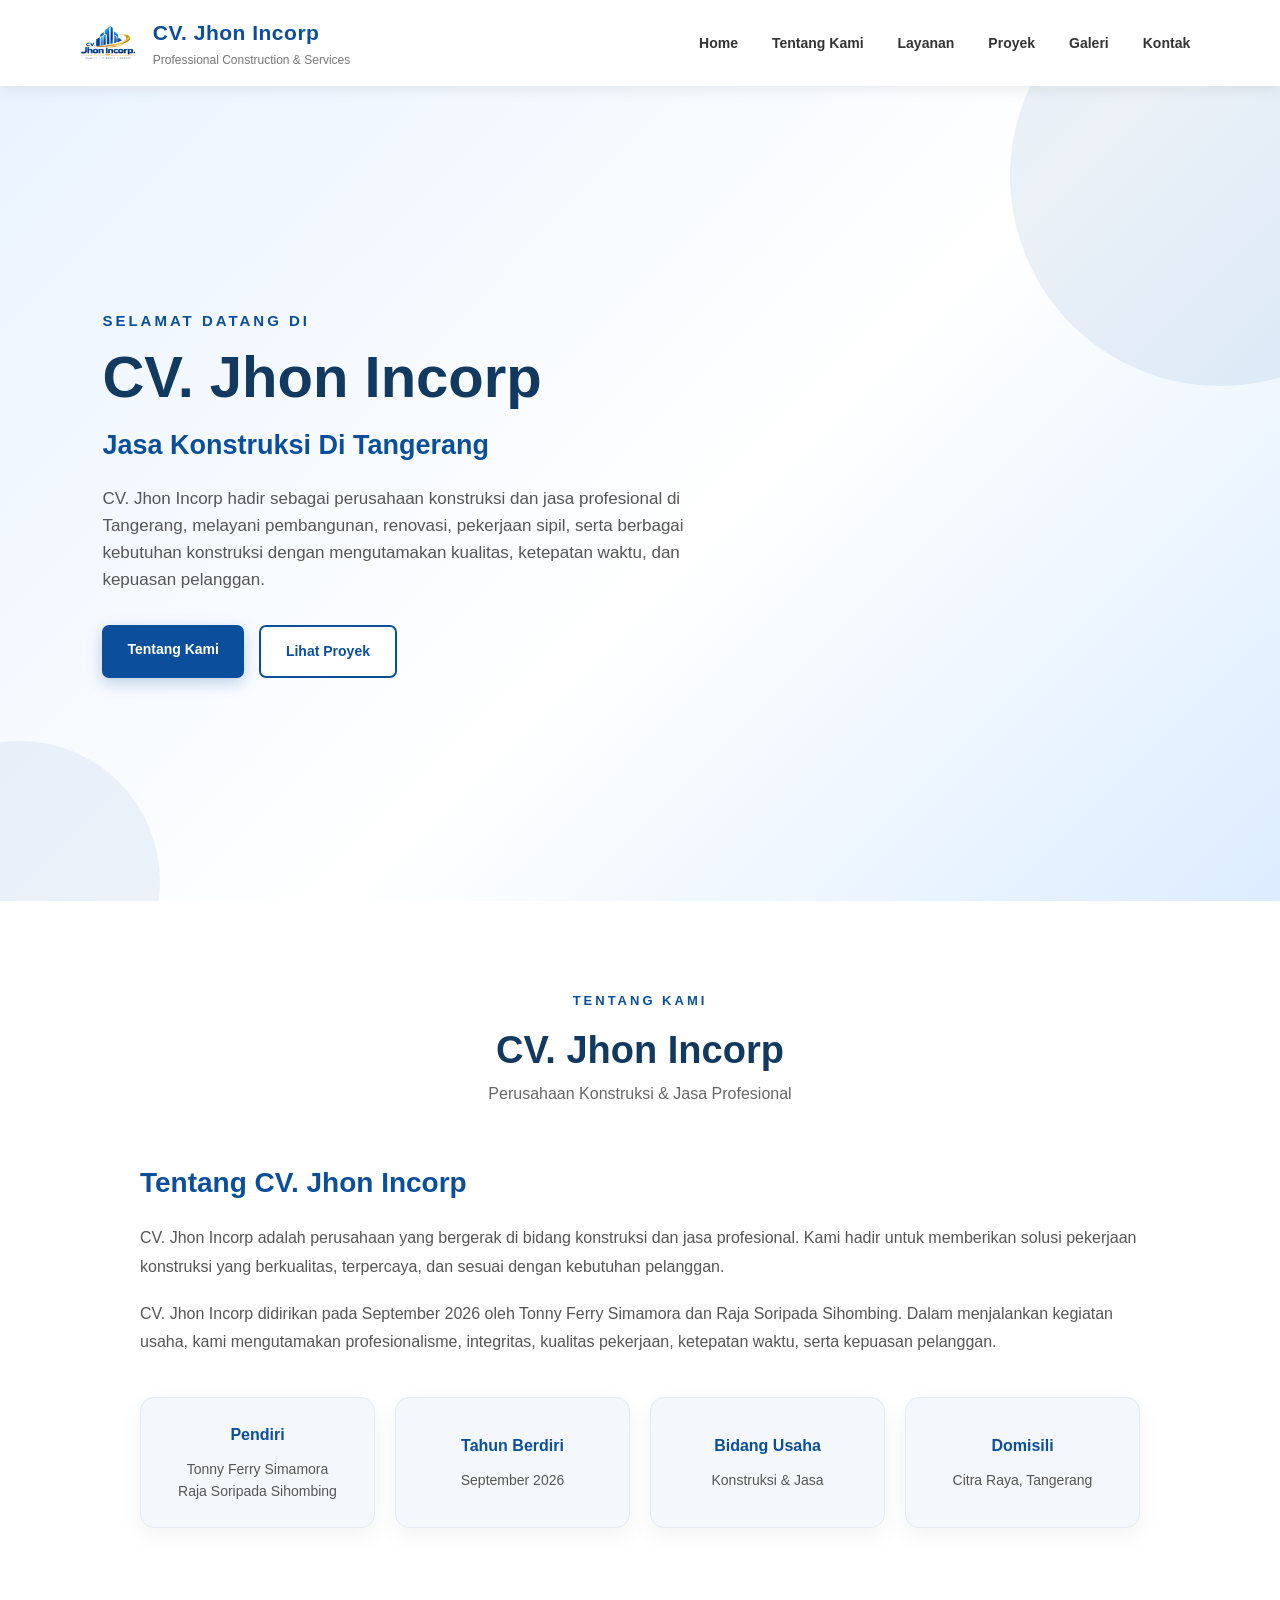
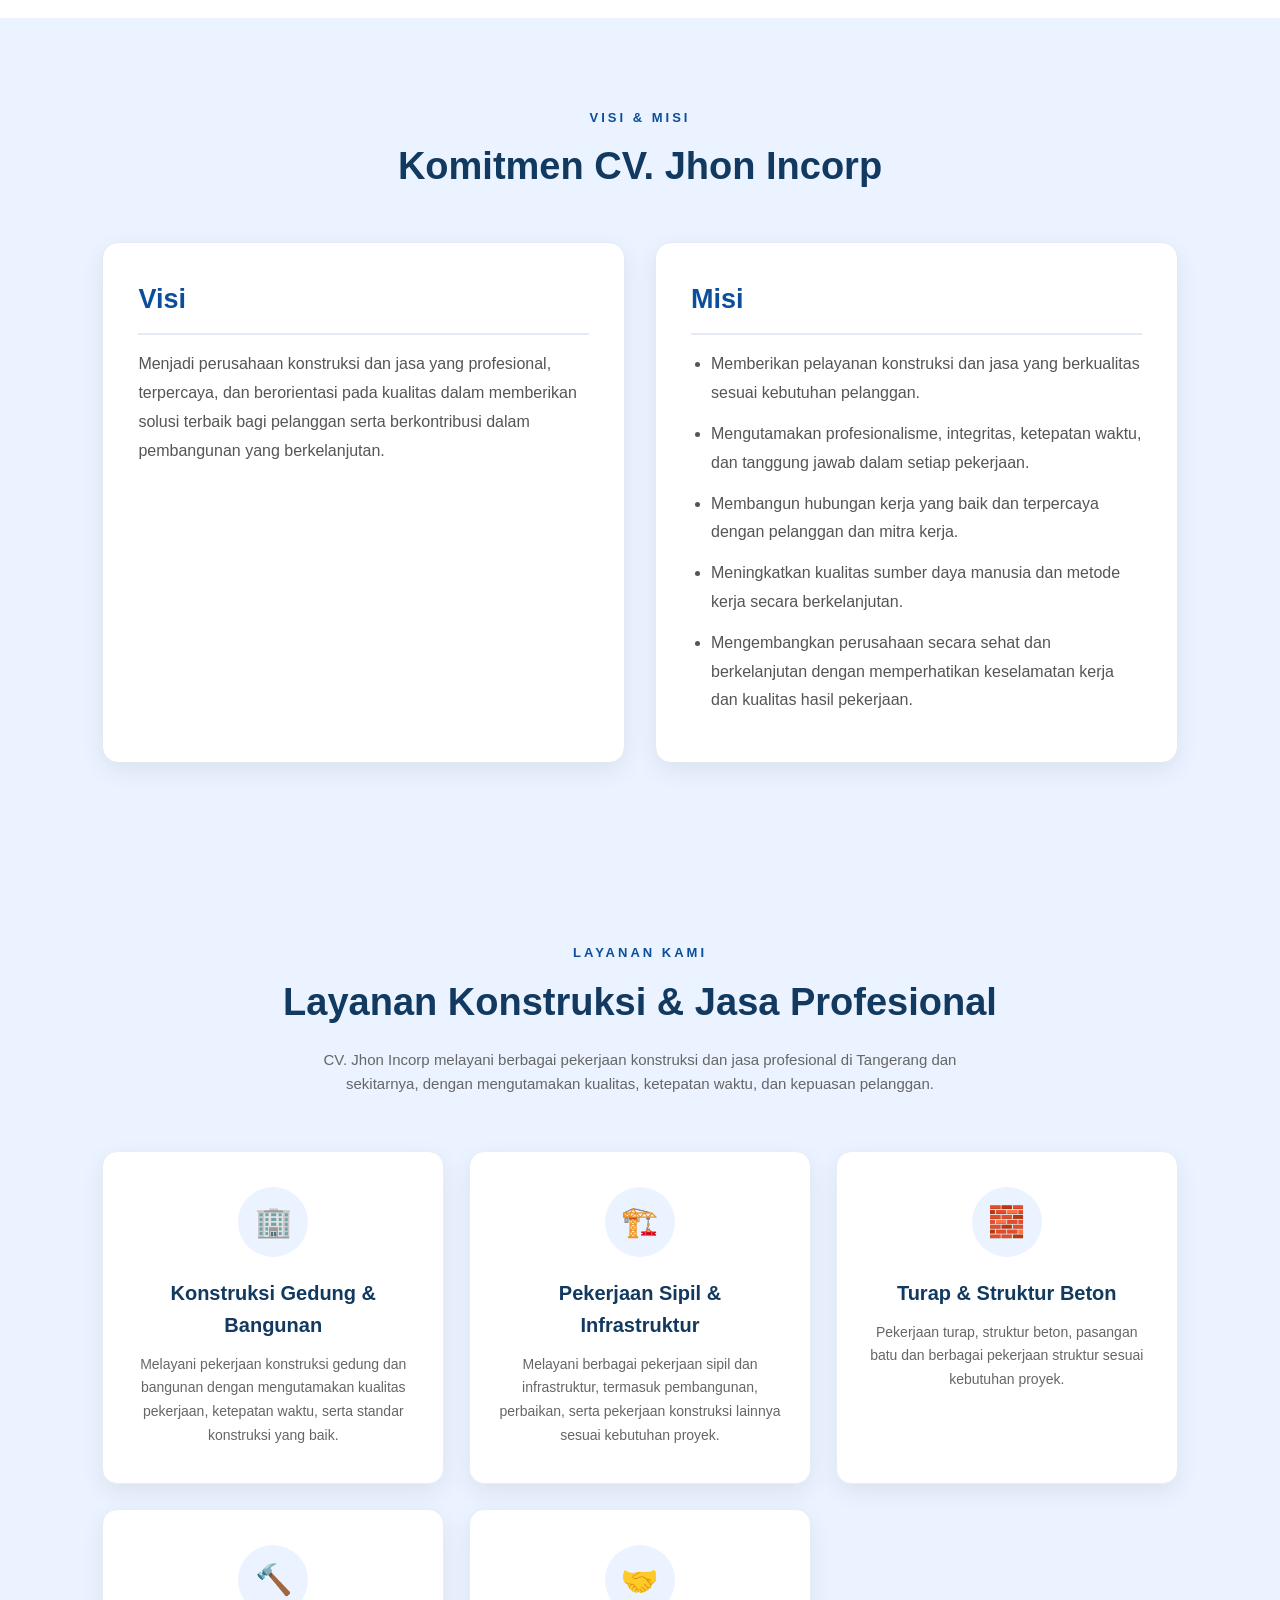
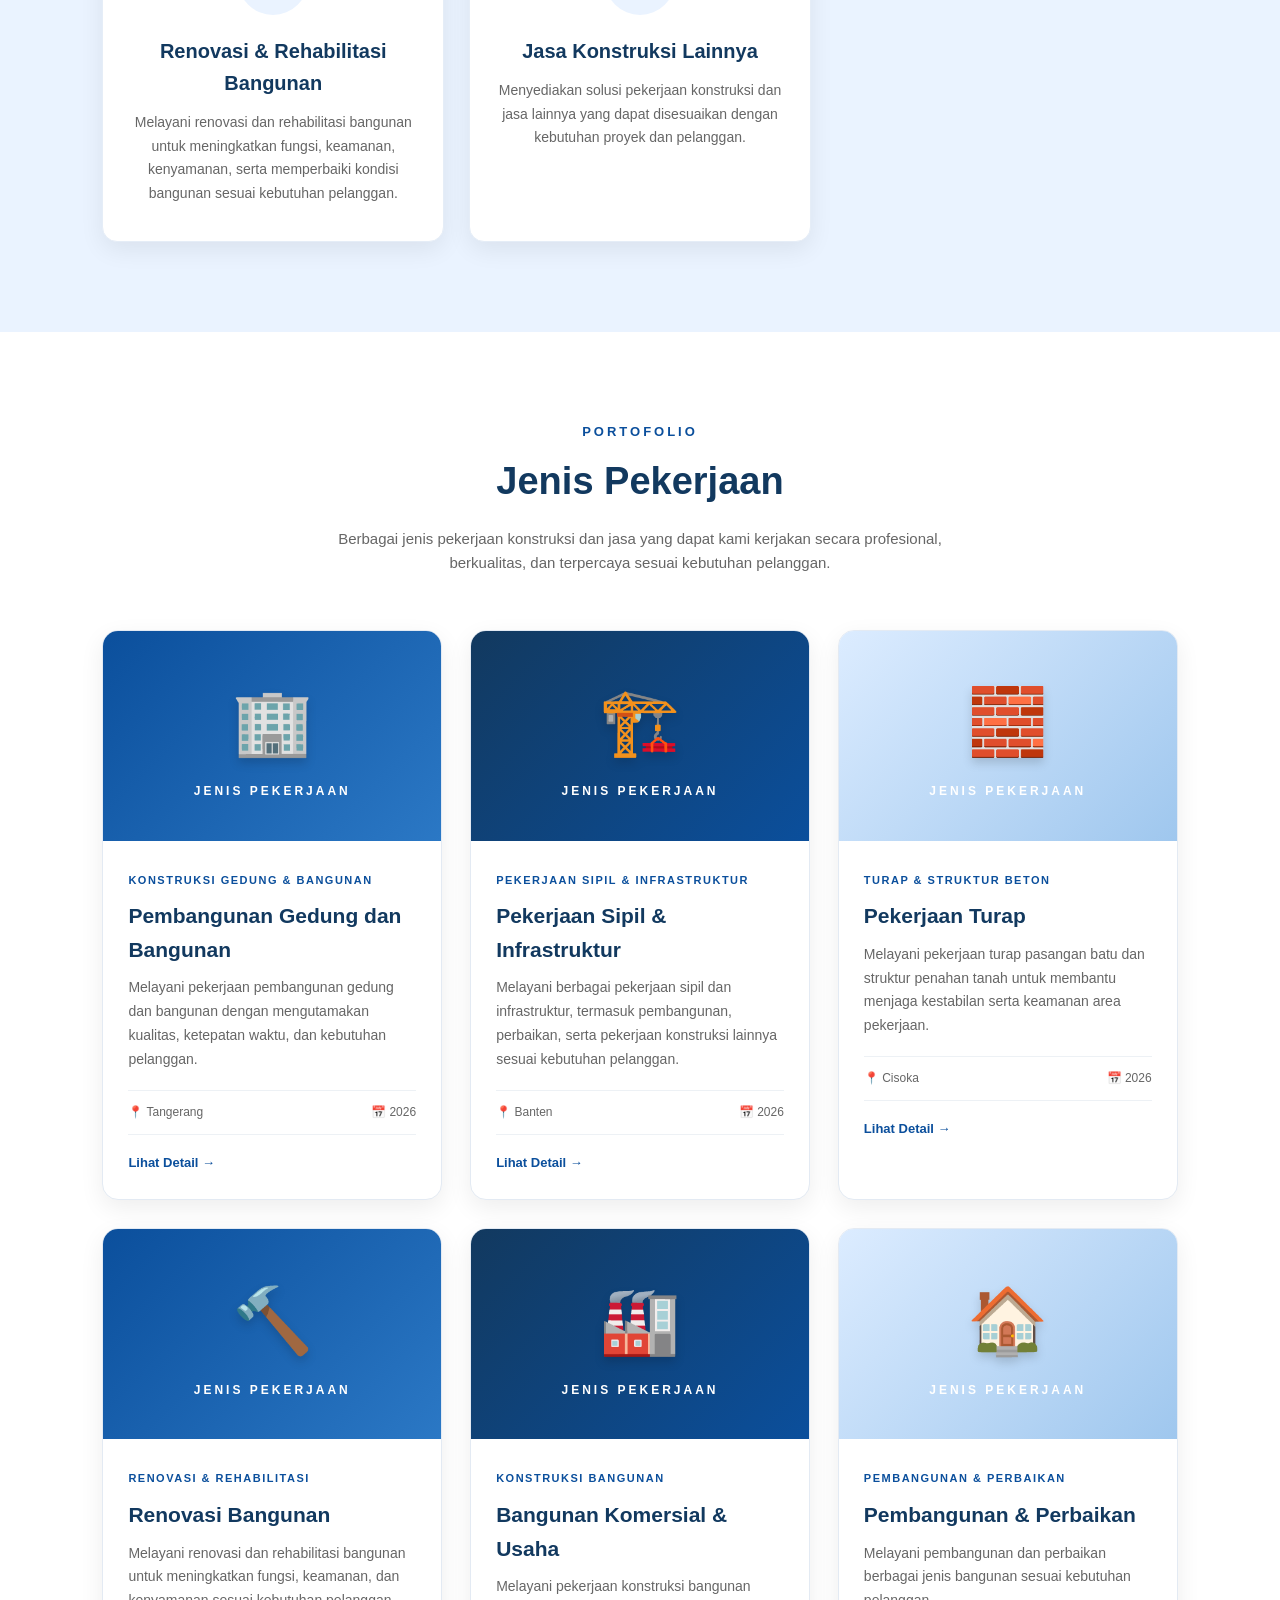
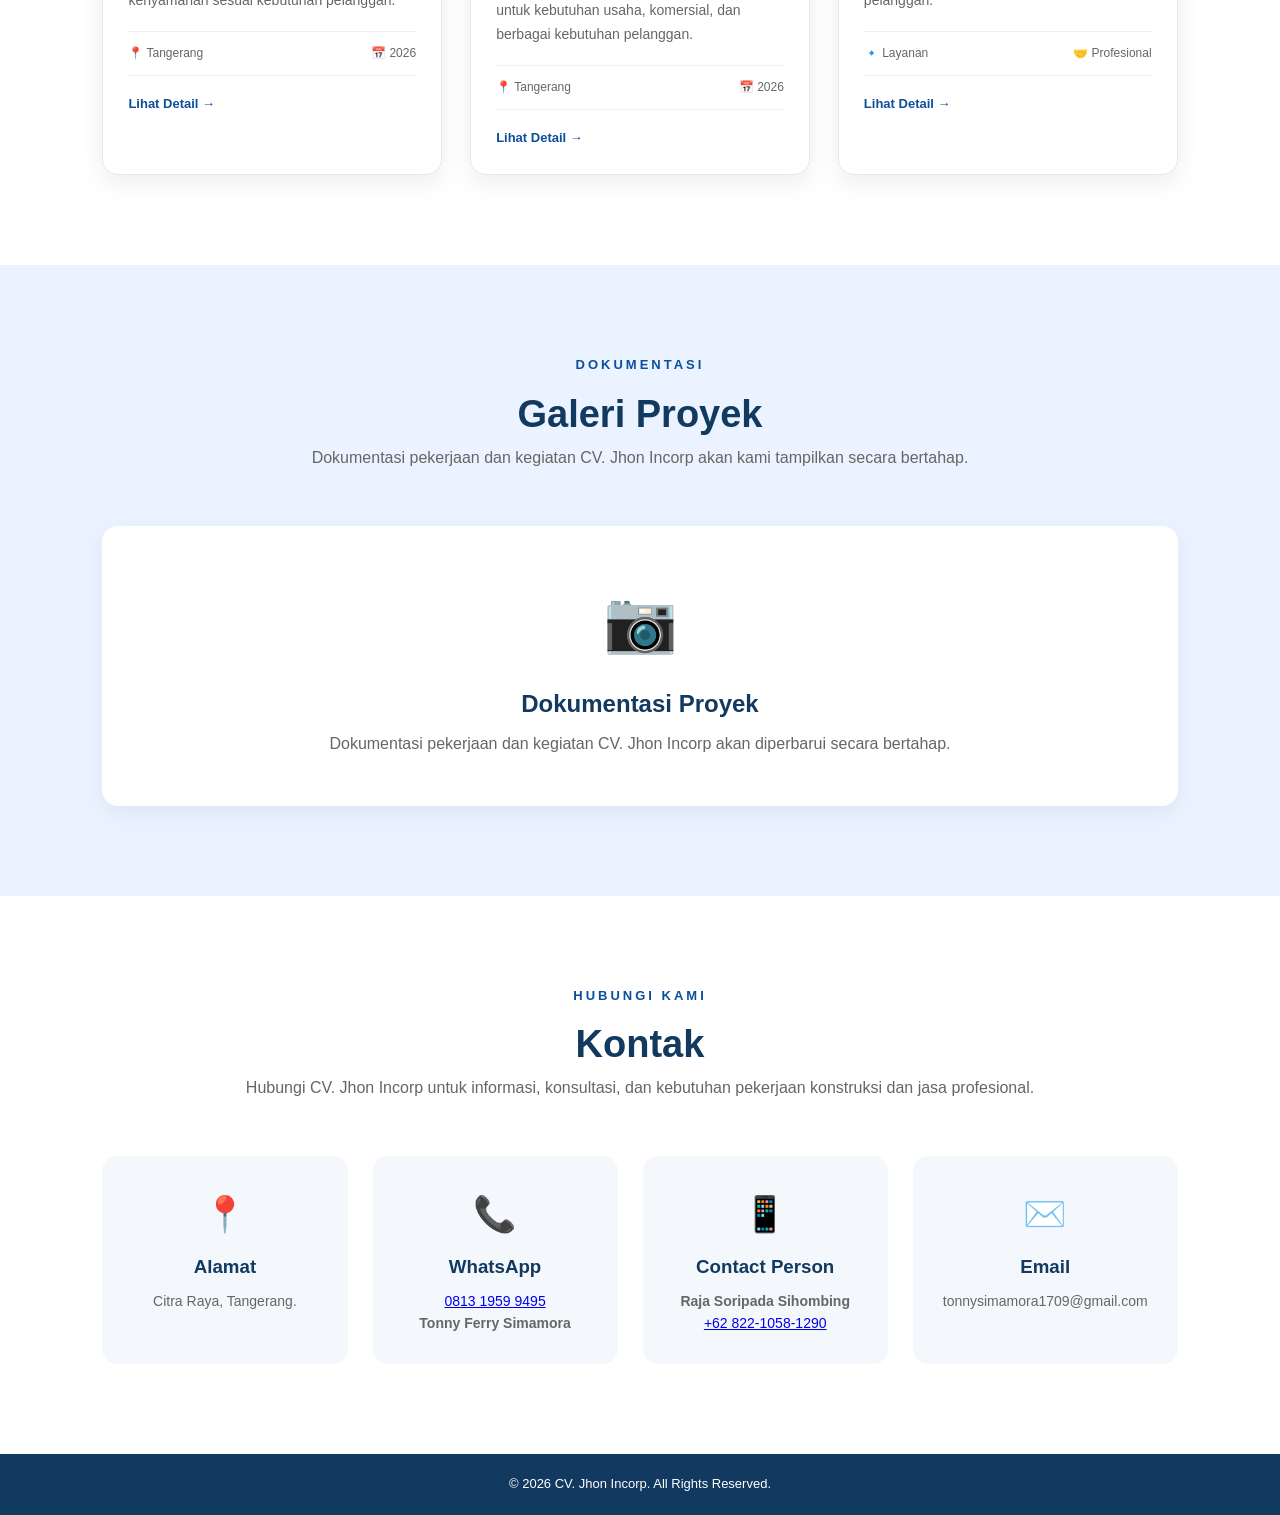
<file: index.html>
<!DOCTYPE html>
<html lang="id">

<head>

    <meta charset="UTF-8">

    <meta name="viewport" content="width=device-width, initial-scale=1.0">

    <title>CV. Jhon Incorp | Construction & Services</title>
    <meta name="description" content="CV. Jhon Incorp adalah perusahaan yang bergerak di bidang konstruksi dan jasa, melayani pembangunan, renovasi, dan berbagai kebutuhan pekerjaan konstruksi secara profesional.">
    <meta name="keywords" content="CV Jhon Incorp, kontraktor Tangerang, jasa konstruksi Tangerang, perusahaan konstruksi, pembangunan rumah, renovasi bangunan, pekerjaan sipil, jasa kontraktor">
    <link rel="stylesheet" href="style.css">
    <meta name="robots" content="index, follow">
</head>


<body>


    <!-- ================= HEADER ================= -->

    <header>

        <div class="logo-area">

            <img src="logo.png" alt="Logo CV. Jhon Incorp">

            <div class="company-name">

                <strong>CV. Jhon Incorp</strong>

                <span>Professional Construction & Services</span>

            </div>

        </div>


        <nav>

            <a href="#home">Home</a>

            <a href="#tentang">Tentang Kami</a>

            <a href="#layanan">Layanan</a>

            <a href="#proyek">Proyek</a>

            <a href="#galeri">Galeri</a>

            <a href="#kontak">Kontak</a>

        </nav>

    </header>



    <!-- ================= HOME ================= -->

    <section class="hero" id="home">

        <div class="hero-content">

            <p class="welcome">
                SELAMAT DATANG DI
            </p>

            <h1>
                CV. Jhon Incorp
            </h1>

            <h2>
                Jasa Konstruksi
                Di Tangerang
            </h2>

            <p class="hero-text">

                CV. Jhon Incorp hadir sebagai perusahaan konstruksi
                dan jasa profesional di Tangerang, melayani pembangunan,
                renovasi, pekerjaan sipil, serta berbagai kebutuhan
                konstruksi dengan mengutamakan kualitas, ketepatan waktu,
                dan kepuasan pelanggan.

            </p>

            <div class="hero-buttons">

                <a href="#tentang" class="btn-primary">
                    Tentang Kami
                </a>

                <a href="#proyek" class="btn-secondary">
                    Lihat Proyek
                </a>

            </div>

        </div>

    </section>



    <!-- ================= TENTANG KAMI ================= -->

    <section class="about" id="tentang">

    <div class="section-container">

        <div class="section-title">

            <p>TENTANG KAMI</p>

            <h2>CV. Jhon Incorp</h2>

            <span>
                Perusahaan Konstruksi & Jasa Profesional
            </span>

        </div>

        <div class="about-content">

            <div class="about-text">

                <h3>Tentang CV. Jhon Incorp</h3>

                <p>
                    CV. Jhon Incorp adalah perusahaan yang bergerak
                    di bidang konstruksi dan jasa profesional.
                    Kami hadir untuk memberikan solusi pekerjaan
                    konstruksi yang berkualitas, terpercaya,
                    dan sesuai dengan kebutuhan pelanggan.
                </p>

                <p>
                    CV. Jhon Incorp didirikan pada September 2026
                    oleh Tonny Ferry Simamora dan Raja Soripada Sihombing.
                    Dalam menjalankan kegiatan usaha, kami mengutamakan
                    profesionalisme, integritas, kualitas pekerjaan,
                    ketepatan waktu, serta kepuasan pelanggan.
                </p>

                <div class="company-info">

                    <div>
                        <strong>Pendiri</strong>
                        <span>
                            Tonny Ferry Simamora<br>
                            Raja Soripada Sihombing
                        </span>
                    </div>

                    <div>
                        <strong>Tahun Berdiri</strong>
                        <span>September 2026</span>
                    </div>

                    <div>
                        <strong>Bidang Usaha</strong>
                        <span>Konstruksi & Jasa</span>
                    </div>

                    <div>
                        <strong>Domisili</strong>
                        <span>Citra Raya, Tangerang</span>
                    </div>

                </div>

            </div>

        </div>

    </div>

</section>

<!-- ================= VISI & MISI ================= -->

<section class="vision-mission">

    <div class="section-container">

        <div class="section-title">

            <p>VISI & MISI</p>

            <h2>Komitmen CV. Jhon Incorp</h2>

        </div>

        <div class="vision-mission-grid">

            <div class="vm-card">

                <h3>Visi</h3>

                <p>
                    Menjadi perusahaan konstruksi dan jasa yang
                    profesional, terpercaya, dan berorientasi pada
                    kualitas dalam memberikan solusi terbaik bagi
                    pelanggan serta berkontribusi dalam pembangunan
                    yang berkelanjutan.
                </p>

            </div>

            <div class="vm-card">

                <h3>Misi</h3>

                <ul>
                    <li>
                        Memberikan pelayanan konstruksi dan jasa
                        yang berkualitas sesuai kebutuhan pelanggan.
                    </li>

                    <li>
                        Mengutamakan profesionalisme, integritas,
                        ketepatan waktu, dan tanggung jawab dalam
                        setiap pekerjaan.
                    </li>

                    <li>
                        Membangun hubungan kerja yang baik dan
                        terpercaya dengan pelanggan dan mitra kerja.
                    </li>

                    <li>
                        Meningkatkan kualitas sumber daya manusia
                        dan metode kerja secara berkelanjutan.
                    </li>

                    <li>
                        Mengembangkan perusahaan secara sehat dan
                        berkelanjutan dengan memperhatikan keselamatan
                        kerja dan kualitas hasil pekerjaan.
                    </li>
                </ul>

            </div>

        </div>

    </div>

</section>



    <!-- ================= LAYANAN ================= -->

    <section class="services" id="layanan">

        <div class="section-container">

            <div class="section-title">

                <p>LAYANAN KAMI</p>

                <h2>Layanan Konstruksi & Jasa Profesional</h2>

                <span>

                    CV. Jhon Incorp melayani berbagai pekerjaan konstruksi
                    dan jasa profesional di Tangerang dan sekitarnya,
                    dengan mengutamakan kualitas, ketepatan waktu,
                    dan kepuasan pelanggan.

                </span>

            </div>


            <div class="services-grid">


                <div class="service-card">

                    <div class="service-icon">
                        🏢
                    </div>

                    <h3>
                        Konstruksi Gedung & Bangunan
                    </h3>

                    <p>

                        Melayani pekerjaan konstruksi gedung dan bangunan
                        dengan mengutamakan kualitas pekerjaan, ketepatan
                        waktu, serta standar konstruksi yang baik.

                    </p>

                </div>


                <div class="service-card">

                    <div class="service-icon">
                        🏗️
                    </div>

                    <h3>
                        Pekerjaan Sipil & Infrastruktur
                    </h3>

                    <p>

                        Melayani berbagai pekerjaan sipil dan infrastruktur,
                        termasuk pembangunan, perbaikan, serta pekerjaan
                        konstruksi lainnya sesuai kebutuhan proyek.

                    </p>

                </div>


                <div class="service-card">

                    <div class="service-icon">
                        🧱
                    </div>

                    <h3>
                        Turap & Struktur Beton
                    </h3>

                    <p>

                        Pekerjaan turap, struktur beton, pasangan
                        batu dan berbagai pekerjaan struktur
                        sesuai kebutuhan proyek.

                    </p>

                </div>


                <div class="service-card">

                    <div class="service-icon">
                        🔨
                    </div>

                    <h3>
                        Renovasi & Rehabilitasi Bangunan
                    </h3>

                    <p>

                        Melayani renovasi dan rehabilitasi bangunan untuk
                        meningkatkan fungsi, keamanan, kenyamanan, serta
                        memperbaiki kondisi bangunan sesuai kebutuhan pelanggan.

                    </p>

                </div>


                <div class="service-card">

                    <div class="service-icon">
                        🤝
                    </div>

                    <h3>
                        Jasa Konstruksi Lainnya
                    </h3>

                    <p>

                        Menyediakan solusi pekerjaan konstruksi dan jasa
                        lainnya yang dapat disesuaikan dengan
                        kebutuhan proyek dan pelanggan.

                    </p>

                </div>


            </div>

        </div>

    </section>



    <!-- ================= JENIS PEKERJAAN ================= -->

    <section class="projects" id="proyek">

        <div class="section-container">


            <div class="section-title">

                <p>PORTOFOLIO</p>

                <h2>Jenis Pekerjaan</h2>

                <span>

                    Berbagai jenis pekerjaan konstruksi dan jasa yang
                    dapat kami kerjakan secara profesional, berkualitas,
                    dan terpercaya sesuai kebutuhan pelanggan.


                </span>

            </div>


            <div class="projects-grid">


                <!-- PROYEK 1 -->

                <div class="project-card">

                    <div class="project-image project-blue">

                        <div class="project-icon">
                            🏢
                        </div>

                        <span>
                            JENIS PEKERJAAN
                        </span>

                    </div>


                    <div class="project-content">

                        <span class="project-category">
                            KONSTRUKSI GEDUNG & BANGUNAN
                        </span>

                        <h3>
                            Pembangunan Gedung dan Bangunan
                        </h3>

                        <p>
                            Melayani pekerjaan pembangunan gedung dan bangunan
                            dengan mengutamakan kualitas, ketepatan waktu,
                            dan kebutuhan pelanggan.
                        </p>


                        <div class="project-info">

                            <span>
                                📍 Tangerang
                            </span>

                            <span>
                                📅 2026
                            </span>

                        </div>


                        <a href="#" class="project-button">
                            Lihat Detail →
                        </a>

                    </div>

                </div>



                <!-- PROYEK 2 -->

                <div class="project-card">

                    <div class="project-image project-dark">

                        <div class="project-icon">
                            🏗️
                        </div>

                        <span>
                            JENIS PEKERJAAN
                        </span>

                    </div>


                    <div class="project-content">

                        <span class="project-category">
                            PEKERJAAN SIPIL & INFRASTRUKTUR
                        </span>

                        <h3>
                            Pekerjaan Sipil & Infrastruktur
                        </h3>

                        <p>
                            Melayani berbagai pekerjaan sipil dan infrastruktur,
                            termasuk pembangunan, perbaikan, serta pekerjaan
                            konstruksi lainnya sesuai kebutuhan pelanggan.
                        </p>


                        <div class="project-info">

                            <span>
                                📍 Banten
                            </span>

                            <span>
                                📅 2026
                            </span>

                        </div>


                        <a href="#" class="project-button">
                            Lihat Detail →
                        </a>

                    </div>

                </div>



                <!-- PROYEK 3 -->

                <div class="project-card">

                    <div class="project-image project-light">

                        <div class="project-icon">
                            🧱
                        </div>

                        <span>
                            JENIS PEKERJAAN
                        </span>

                    </div>


                    <div class="project-content">

                        <span class="project-category">
                            TURAP & STRUKTUR BETON
                        </span>

                        <h3>
                            Pekerjaan Turap
                        </h3>

                        <p>
                            Melayani pekerjaan turap pasangan batu dan struktur
                            penahan tanah untuk membantu menjaga kestabilan
                            serta keamanan area pekerjaan.
                        </p>


                        <div class="project-info">

                            <span>
                                📍 Cisoka
                            </span>

                            <span>
                                📅 2026
                            </span>

                        </div>


                        <a href="#" class="project-button">
                            Lihat Detail →
                        </a>

                    </div>

                </div>



                <!-- PROYEK 4 -->

                <div class="project-card">

                    <div class="project-image project-blue">

                        <div class="project-icon">
                            🔨
                        </div>

                        <span>
                            JENIS PEKERJAAN
                        </span>

                    </div>


                    <div class="project-content">

                        <span class="project-category">
                            RENOVASI & REHABILITASI
                        </span>

                        <h3>
                            Renovasi Bangunan
                        </h3>

                        <p>
                            Melayani renovasi dan rehabilitasi bangunan
                            untuk meningkatkan fungsi, keamanan,
                            dan kenyamanan sesuai kebutuhan pelanggan.
                        </p>


                        <div class="project-info">

                            <span>
                                📍 Tangerang
                            </span>

                            <span>
                                📅 2026
                            </span>

                        </div>


                        <a href="#" class="project-button">
                            Lihat Detail →
                        </a>

                    </div>

                </div>



                <!-- PROYEK 5 -->

                <div class="project-card">

                    <div class="project-image project-dark">

                        <div class="project-icon">
                            🏭
                        </div>

                        <span>
                            JENIS PEKERJAAN
                        </span>

                    </div>


                    <div class="project-content">

                        <span class="project-category">
                            KONSTRUKSI BANGUNAN
                        </span>

                        <h3>
                            Bangunan Komersial & Usaha
                        </h3>

                        <p>
                            Melayani pekerjaan konstruksi bangunan untuk
                            kebutuhan usaha, komersial, dan berbagai
                            kebutuhan pelanggan.

                        </p>


                        <div class="project-info">

                            <span>
                                📍 Tangerang
                            </span>

                            <span>
                                📅 2026
                            </span>

                        </div>


                        <a href="#" class="project-button">
                            Lihat Detail →
                        </a>

                    </div>

                </div>



                <!-- PROYEK 6 -->

                <div class="project-card">

                    <div class="project-image project-light">

                        <div class="project-icon">
                            🏠
                        </div>

                        <span>
                            JENIS PEKERJAAN
                        </span>

                    </div>


                    <div class="project-content">

                        <span class="project-category">
                            PEMBANGUNAN & PERBAIKAN
                        </span>

                        <h3>
                            Pembangunan & Perbaikan
                        </h3>

                        <p>
                            Melayani pembangunan dan perbaikan berbagai
                            jenis bangunan sesuai kebutuhan
                            pelanggan.

                        </p>


                        <div class="project-info">
                            <span>🔹 Layanan</span>
                            <span>🤝 Profesional</span>
                        </div>


                        <a href="#" class="project-button">
                            Lihat Detail →
                        </a>

                    </div>

                </div>


            </div>

        </div>

    </section>



    <!-- ================= GALERI ================= -->

    <section class="gallery" id="galeri">

        <div class="section-container">

            <div class="section-title">

                <p>DOKUMENTASI</p>

                <h2>Galeri Proyek</h2>

                <span>

                    Dokumentasi pekerjaan dan kegiatan
                    CV. Jhon Incorp akan kami tampilkan secara bertahap.

                </span>

            </div>


            <div class="gallery-placeholder">

                <div class="gallery-icon">
                    📷
                </div>

                <h3>
                    Dokumentasi Proyek
                </h3>

                <p>
                    Dokumentasi pekerjaan dan kegiatan CV. Jhon Incorp
                    akan diperbarui secara bertahap.
                </p>

            </div>

        </div>

    </section>



    <!-- ================= KONTAK ================= -->

    <section class="contact" id="kontak">

        <div class="section-container">

            <div class="section-title">

                <p>HUBUNGI KAMI</p>

                <h2>Kontak</h2>

                <span>
                    Hubungi CV. Jhon Incorp untuk informasi,
                    konsultasi, dan kebutuhan pekerjaan konstruksi
                    dan jasa profesional.

                </span>

            </div>


            <div class="contact-box">

                <div class="contact-item">

                    <div>
                        📍
                    </div>

                    <h3>
                        Alamat
                    </h3>

                    <p>
                        Citra Raya, Tangerang.
                    </p>

                </div>

                <!-- WHATSAPP TONNY -->
                <div class="contact-item">

                    <div>
                        📞
                    </div>

                    <h3>
                        WhatsApp
                    </h3>

                    <p>
                        <a href="https://wa.me/6281319599495" target="_blank">
                        0813 1959 9495
                        </a>
                    </p>
                    <p>
                        <strong>Tonny Ferry Simamora</strong>
                    </p>

                </div>


                <!-- CONTACT PERSON RAJA -->
                <div class="contact-item">
                    
                    <div>
                        📱
                    </div>

                    <h3>
                        Contact Person
                    </h3>

                    <p>
                        <strong>Raja Soripada Sihombing</strong>
                    </p>

                    <p>
                        <a href="https://wa.me/6282210581290" target="_blank">
                            +62 822-1058-1290
                        </a>
                    </p>

                </div>

                <!-- EMAIL -->
                <div class="contact-item">

                    <div>
                        ✉️
                    </div>

                    <h3>
                        Email
                    </h3>

                    <p>
                        tonnysimamora1709@gmail.com
                    </p>

                </div>

            </div>

        </div>

    </section>



    <!-- ================= FOOTER ================= -->

    <footer>

        <p>
            © 2026 CV. Jhon Incorp. All Rights Reserved.
        </p>

    </footer>



</body>

</html>
</file>
<file: style.css>
/* =========================================
   CV. JHON INCORP
   WEBSITE STYLE
   ========================================= */

* {
    margin: 0;
    padding: 0;
    box-sizing: border-box;
}


html {
    scroll-behavior: smooth;
}


body {
    font-family: Arial, Helvetica, sans-serif;
    background-color: #f4f7fb;
    color: #222;
    line-height: 1.6;
}


/* =========================================
   HEADER
   ========================================= */

header {
    width: 100%;
    min-height: 85px;
    background: #ffffff;

    display: flex;
    align-items: center;
    justify-content: space-between;

    padding: 12px 6%;

    box-shadow: 0 3px 15px rgba(0, 0, 0, 0.08);

    position: relative;
    z-index: 1000;
}


.logo-area {
    display: flex;
    align-items: center;
    gap: 14px;
}


.logo-area img {
    width: 62px;
    height: 62px;
    object-fit: contain;
    display: block;
}


.company-name {
    display: flex;
    flex-direction: column;
}


.company-name strong {
    font-size: 21px;
    color: #0b4f9c;
    letter-spacing: 0.5px;
}


.company-name span {
    font-size: 12px;
    color: #777;
    margin-top: 2px;
}


/* =========================================
   NAVIGATION
   ========================================= */

nav {
    display: flex;
    align-items: center;
    gap: 8px;
}


nav a {
    text-decoration: none;
    color: #333;

    font-size: 14px;
    font-weight: 600;

    padding: 10px 13px;

    border-radius: 6px;

    transition: all 0.3s ease;
}


nav a:hover {
    background-color: #0b4f9c;
    color: #ffffff;
}


/* =========================================
   HERO
   ========================================= */

.hero {
    min-height: calc(100vh - 85px);

    display: flex;
    align-items: center;

    padding: 80px 8%;

    position: relative;

    background:
        linear-gradient(
            135deg,
            #eaf3ff 0%,
            #ffffff 55%,
            #dcecff 100%
        );

    overflow: hidden;
}


.hero::before {
    content: "";

    position: absolute;

    width: 420px;
    height: 420px;

    background: #0b4f9c;

    border-radius: 50%;

    right: -150px;
    top: -120px;

    opacity: 0.08;
}


.hero::after {
    content: "";

    position: absolute;

    width: 280px;
    height: 280px;

    background: #0b4f9c;

    border-radius: 50%;

    left: -120px;
    bottom: -120px;

    opacity: 0.06;
}


.hero-content {
    max-width: 850px;

    position: relative;
    z-index: 2;
}


.welcome {
    color: #0b4f9c;

    font-size: 15px;
    font-weight: bold;

    letter-spacing: 3px;

    margin-bottom: 12px;
}


.hero h1 {
    font-size: 58px;

    line-height: 1.1;

    color: #12395f;

    margin-bottom: 18px;

    font-weight: 800;
}


.hero h2 {
    font-size: 27px;

    line-height: 1.4;

    color: #0b4f9c;

    max-width: 750px;

    margin-bottom: 20px;
}


.hero-text {
    max-width: 650px;

    font-size: 17px;

    color: #555;

    margin-bottom: 32px;
}


/* =========================================
   BUTTON
   ========================================= */

.hero-buttons {
    display: flex;

    gap: 15px;

    flex-wrap: wrap;
}


.hero-buttons a {
    text-decoration: none;

    padding: 13px 25px;

    border-radius: 7px;

    font-size: 14px;

    font-weight: bold;

    transition: all 0.3s ease;
}


.btn-primary {
    background-color: #0b4f9c;

    color: #ffffff;

    box-shadow:
        0 5px 15px rgba(11, 79, 156, 0.25);
}


.btn-primary:hover {
    background-color: #083d78;

    transform: translateY(-2px);
}


.btn-secondary {
    border: 2px solid #0b4f9c;

    color: #0b4f9c;

    background: #ffffff;
}


.btn-secondary:hover {
    background-color: #0b4f9c;

    color: #ffffff;

    transform: translateY(-2px);
}


/* =========================================
   GENERAL SECTION
   ========================================= */

.section-container {
    max-width: 1100px;
    margin: auto;
}


.section-title {
    text-align: center;
    margin-bottom: 55px;
}


.section-title p {
    color: #0b4f9c;

    font-size: 13px;

    font-weight: bold;

    letter-spacing: 3px;

    margin-bottom: 8px;
}


.section-title h2 {
    color: #12395f;

    font-size: 38px;
}


.section-title span {
    color: #666;
}


/* =========================================
   TENTANG
   ========================================= */

.about {
    background: #ffffff;

    padding: 90px 8%;
}


.about-content {
    display: block;
    max-width: 1100px;
    margin: 0 auto;
}


.about-text h3 {
    color: #0b4f9c;

    font-size: 27px;

    margin-bottom: 20px;
}


.about-text p {
    color: #555;

    font-size: 16px;

    margin-bottom: 18px;
}


.about-card {
    background: #f4f7fb;

    border-radius: 15px;

    padding: 30px;

    box-shadow:
        0 8px 25px rgba(0, 0, 0, 0.06);
}


.about-icon {
    font-size: 28px;

    margin-bottom: 8px;
}


.about-card h3 {
    color: #12395f;

    margin-bottom: 5px;
}


.about-card p {
    color: #666;

    font-size: 14px;

    margin-bottom: 25px;
}


/* =========================================
   LAYANAN
   ========================================= */

.services {
    background: #eaf3ff;

    padding: 90px 8%;
}


.services .section-title span {
    display: block;

    max-width: 650px;

    margin: 15px auto 0;

    color: #666;

    font-size: 15px;
}


.services-grid {
    display: grid;

    grid-template-columns: repeat(3, 1fr);

    gap: 25px;

    margin-top: 50px;
}


.service-card {
    background: #ffffff;

    padding: 35px 28px;

    border-radius: 15px;

    text-align: center;

    box-shadow:
        0 8px 25px rgba(0, 0, 0, 0.07);

    border: 1px solid #e5edf7;

    transition: all 0.3s ease;
}


.service-icon {
    width: 70px;
    height: 70px;

    margin: 0 auto 20px;

    display: flex;

    align-items: center;
    justify-content: center;

    background: #eaf3ff;

    border-radius: 50%;

    font-size: 30px;

    transition: all 0.3s ease;
}


.service-card h3 {
    color: #12395f;

    font-size: 20px;

    margin-bottom: 12px;
}


.service-card p {
    color: #666;

    font-size: 14px;

    line-height: 1.7;
}


.service-card:hover {
    transform: translateY(-10px);

    box-shadow:
        0 15px 35px rgba(11, 79, 156, 0.15);

    border-color: #0b4f9c;
}


.service-card:hover .service-icon {
    background: #0b4f9c;

    transform: scale(1.08);
}


/* =========================================
   PROYEK
   ========================================= */

.projects {
    background: #ffffff;

    padding: 90px 8%;
}


.projects .section-title span {
    display: block;

    max-width: 650px;

    margin: 15px auto 0;

    font-size: 15px;
}


/* ---------- PROJECT GRID ---------- */

.projects-grid {
    display: grid;

    grid-template-columns: repeat(3, 1fr);

    gap: 28px;
}


/* ---------- PROJECT CARD ---------- */

.project-card {
    background: #ffffff;

    border-radius: 16px;

    overflow: hidden;

    border: 1px solid #e3eaf3;

    box-shadow:
        0 8px 25px rgba(0, 0, 0, 0.07);

    transition: all 0.35s ease;
}


.project-card:hover {
    transform: translateY(-10px);

    box-shadow:
        0 18px 40px rgba(11, 79, 156, 0.16);
}


/* ---------- PROJECT IMAGE ---------- */

.project-image {
    height: 210px;

    display: flex;

    flex-direction: column;

    align-items: center;

    justify-content: center;

    position: relative;

    overflow: hidden;
}


.project-blue {
    background:
        linear-gradient(
            135deg,
            #0b4f9c,
            #2b78c5
        );
}


.project-dark {
    background:
        linear-gradient(
            135deg,
            #12395f,
            #0b4f9c
        );
}


.project-light {
    background:
        linear-gradient(
            135deg,
            #dcecff,
            #9fc7ee
        );
}


.project-icon {
    font-size: 65px;

    margin-bottom: 8px;

    filter:
        drop-shadow(
            0 5px 5px rgba(0, 0, 0, 0.15)
        );
}


.project-image span {
    color: #ffffff;

    font-size: 12px;

    font-weight: bold;

    letter-spacing: 3px;
}


/* ---------- PROJECT CONTENT ---------- */

.project-content {
    padding: 25px;
}


.project-category {
    color: #0b4f9c;

    font-size: 11px;

    font-weight: bold;

    letter-spacing: 1.5px;
}


.project-content h3 {
    color: #12395f;

    font-size: 21px;

    margin: 8px 0 10px;
}


.project-content p {
    color: #666;

    font-size: 14px;

    line-height: 1.7;

    margin-bottom: 18px;
}


/* ---------- PROJECT INFO ---------- */

.project-info {
    display: flex;

    justify-content: space-between;

    gap: 10px;

    padding: 12px 0;

    border-top: 1px solid #edf1f5;

    border-bottom: 1px solid #edf1f5;

    color: #666;

    font-size: 12px;
}


/* ---------- PROJECT BUTTON ---------- */

.project-button {
    display: inline-block;

    margin-top: 18px;

    text-decoration: none;

    color: #0b4f9c;

    font-size: 13px;

    font-weight: bold;

    transition: all 0.3s ease;
}


.project-button:hover {
    color: #083d78;

    transform: translateX(5px);
}


/* =========================================
   GALERI
   ========================================= */

.gallery {
    background: #eaf3ff;

    padding: 90px 8%;
}


.gallery-placeholder {
    background: #ffffff;

    min-height: 280px;

    border-radius: 16px;

    display: flex;

    flex-direction: column;

    align-items: center;

    justify-content: center;

    text-align: center;

    box-shadow:
        0 8px 25px rgba(0, 0, 0, 0.06);
}


.gallery-icon {
    font-size: 60px;

    margin-bottom: 15px;
}


.gallery-placeholder h3 {
    color: #12395f;

    font-size: 24px;

    margin-bottom: 8px;
}


.gallery-placeholder p {
    color: #666;
}


/* =========================================
   KONTAK
   ========================================= */

.contact {
    background: #ffffff;

    padding: 90px 8%;
}


.contact-box {
    display: grid;

    grid-template-columns: repeat(4, 1fr);

    gap: 25px;
}


.contact-item {
    text-align: center;

    padding: 30px;

    background: #f4f7fb;

    border-radius: 15px;

    transition: all 0.3s ease;
}


.contact-item:hover {
    transform: translateY(-5px);

    box-shadow:
        0 10px 25px rgba(11, 79, 156, 0.12);
}


.contact-item > div {
    font-size: 35px;

    margin-bottom: 10px;
}


.contact-item h3 {
    color: #12395f;

    margin-bottom: 8px;
}


.contact-item p {
    color: #666;

    font-size: 14px;
}


/* =========================================
   FOOTER
   ========================================= */

footer {
    background-color: #12395f;

    color: #ffffff;

    text-align: center;

    padding: 20px;

    font-size: 13px;
}


/* =========================================
   TABLET
   ========================================= */

@media (max-width: 900px) {

    header {
        padding: 12px 4%;
    }


    nav {
        gap: 2px;
    }


    nav a {
        padding: 8px 8px;

        font-size: 13px;
    }


    .hero {
        padding: 70px 6%;
    }


    .hero h1 {
        font-size: 48px;
    }


    .hero h2 {
        font-size: 23px;
    }


    .services-grid {
        grid-template-columns: repeat(2, 1fr);
    }


    .projects-grid {
        grid-template-columns: repeat(2, 1fr);
    }


    .about-content {
        grid-template-columns: 1fr;

        gap: 35px;
    }


    .contact-box {
        grid-template-columns: 1fr;
    }

}


/* =========================================
   MOBILE
   ========================================= */

@media (max-width: 700px) {

    header {
        flex-direction: column;

        align-items: flex-start;

        gap: 15px;

        padding: 15px 5%;
    }


    nav {
        width: 100%;

        display: flex;

        flex-wrap: wrap;
    }


    nav a {
        font-size: 12px;

        padding: 7px 9px;
    }


    .hero {
        min-height: calc(100vh - 150px);

        padding: 60px 7%;
    }


    .hero h1 {
        font-size: 40px;
    }


    .hero h2 {
        font-size: 21px;
    }


    .hero-text {
        font-size: 15px;
    }


    .logo-area img {
        width: 55px;

        height: 55px;
    }


    .company-name strong {
        font-size: 18px;
    }


    .company-name span {
        font-size: 10px;
    }


    .about {
        padding: 70px 6%;
    }


    .section-title h2 {
        font-size: 32px;
    }


    .services {
        padding: 70px 6%;
    }


    .services-grid {
        grid-template-columns: 1fr;

        gap: 20px;

        margin-top: 35px;
    }


    .service-card {
        padding: 30px 25px;
    }


    .projects {
        padding: 70px 6%;
    }


    .projects-grid {
        grid-template-columns: 1fr;
    }


    .project-image {
        height: 200px;
    }


    .gallery {
        padding: 70px 6%;
    }


    .contact {
        padding: 70px 6%;
    }

}

/* =========================================
   TENTANG KAMI - INFO PERUSAHAAN
   ========================================= */

.company-info {
    display: grid;
    grid-template-columns: repeat(4, 1fr);
    gap: 20px;
    margin-top: 35px;
}

.company-info > div {
    background: #f4f7fb;
    border: 1px solid #e3eaf3;
    border-radius: 14px;
    padding: 24px 18px;
    text-align: center;
    box-shadow: 0 8px 25px rgba(0, 0, 0, 0.05);
    transition: all 0.3s ease;
}

.company-info > div:hover {
    transform: translateY(-6px);
    border-color: #0b4f9c;
    box-shadow: 0 12px 28px rgba(11, 79, 156, 0.12);
}

.company-info strong {
    display: block;
    color: #12395f;
    font-size: 15px;
    margin-bottom: 10px;
}

.company-info span {
    display: block;
    color: #666;
    font-size: 14px;
    line-height: 1.6;
}


/* =========================================
   VISI & MISI
   ========================================= */

.vision-mission {
    background: #eaf3ff;
    padding: 90px 8%;
}

.vision-mission .section-title {
    margin-bottom: 45px;
}

.vision-mission-grid {
    max-width: 1000px;
    margin: 0 auto;
    display: grid;
    grid-template-columns: 1fr 1fr;
    gap: 25px;
}

.vm-card {
    background: #ffffff;
    padding: 32px;
    border-radius: 16px;
    border: 1px solid #e3eaf3;
    box-shadow: 0 8px 25px rgba(0, 0, 0, 0.07);
    transition: all 0.3s ease;
}

.vm-card:hover {
    transform: translateY(-7px);
    box-shadow: 0 15px 35px rgba(11, 79, 156, 0.13);
    border-color: #0b4f9c;
}

.vm-card h3 {
    color: #0b4f9c;
    font-size: 25px;
    margin-bottom: 15px;
}

.vm-card p {
    color: #555;
    font-size: 15px;
    line-height: 1.8;
}

.vm-card ul {
    margin: 0;
    padding-left: 20px;
}

.vm-card li {
    color: #555;
    font-size: 15px;
    line-height: 1.7;
    margin-bottom: 12px;
}


/* =========================================
   RESPONSIVE TENTANG & VISI MISI
   ========================================= */

@media (max-width: 900px) {

    .company-info {
        grid-template-columns: repeat(2, 1fr);
    }

    .vision-mission-grid {
        grid-template-columns: 1fr;
    }

}

@media (max-width: 700px) {

    .company-info {
        grid-template-columns: 1fr;
    }

    .vision-mission {
        padding: 70px 6%;
    }

    .vm-card {
        padding: 25px 22px;
    }

}

/* =========================================
   PENYEMPURNAAN DESKTOP
   TENTANG KAMI + VISI & MISI
   ========================================= */

@media (min-width: 901px) {

    /* Tentang Kami */
    .about {
        padding-top: 90px;
        padding-bottom: 90px;
    }

    .about-text {
        max-width: 1000px;
        margin: 0 auto;
    }

    .about-text h3 {
        color: #0b4f9c;
        font-size: 28px;
        margin-bottom: 18px;
    }

    .about-text p {
        color: #555;
        font-size: 16px;
        line-height: 1.8;
        margin-bottom: 18px;
    }

    /* Kartu informasi perusahaan */
    .company-info {
        margin-top: 40px;
    }

    .company-info > div {
        min-height: 125px;
        display: flex;
        flex-direction: column;
        justify-content: center;
    }

    .company-info strong {
        font-size: 16px;
        color: #0b4f9c;
    }

    .company-info span {
        font-size: 14px;
        color: #555;
    }

    /* Visi & Misi */
    .vision-mission {
        padding-top: 90px;
        padding-bottom: 90px;
    }

    .vision-mission-grid {
        max-width: 1100px;
        gap: 30px;
    }

    .vm-card {
        min-height: 250px;
        padding: 35px;
    }

    .vm-card h3 {
        font-size: 27px;
        padding-bottom: 12px;
        border-bottom: 2px solid #e3eaf3;
    }

    .vm-card p,
    .vm-card li {
        font-size: 16px;
        line-height: 1.8;
    }

}
</file>
